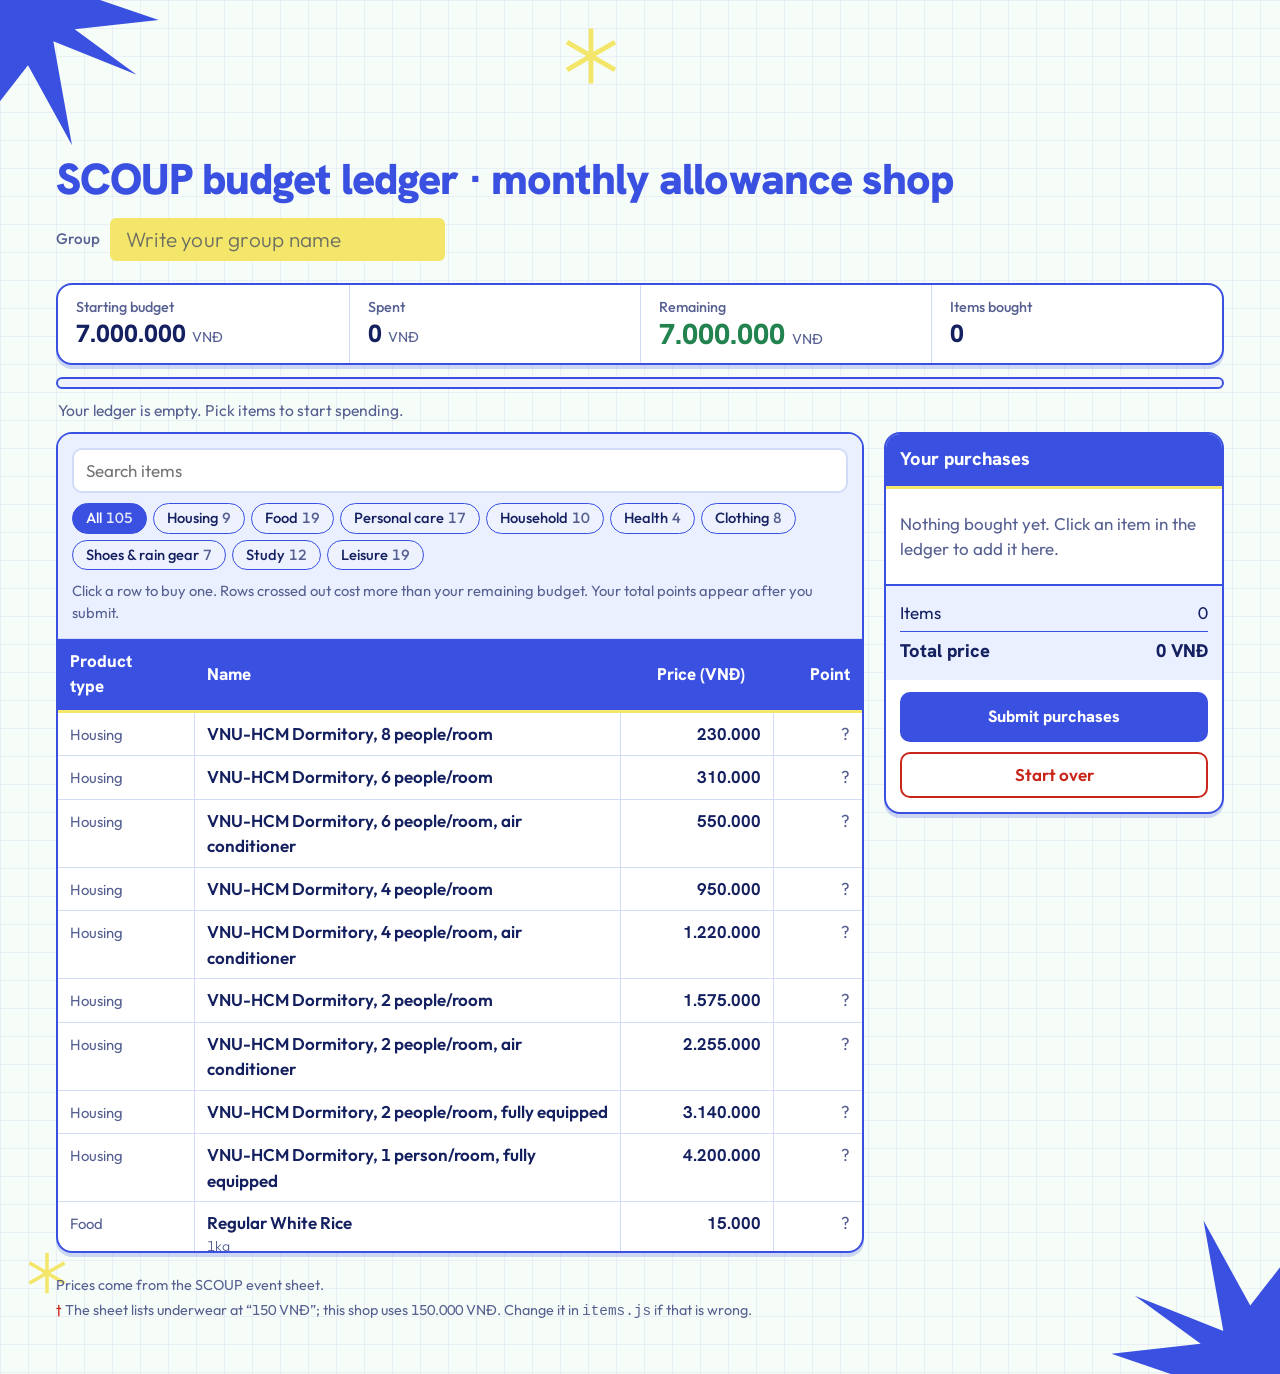
<file: index (1).html>
<!DOCTYPE html>
<html lang="en">
<head>
<meta charset="utf-8">
<meta name="viewport" content="width=device-width, initial-scale=1">
<title>Budget Ledger – SCOUP Shop</title>
<link rel="preconnect" href="https://fonts.googleapis.com">
<link rel="preconnect" href="https://fonts.gstatic.com" crossorigin>
<link href="https://fonts.googleapis.com/css2?family=Hanken+Grotesk:wght@500;700;800;900&family=Outfit:wght@300;400;500;600&display=swap" rel="stylesheet">
<style>

  /* SCOUP shop theme: inspired by the "Financial Management" workshop slide.
     Electric blue + mint-white grid paper + yellow tag, heavy grotesque headings. */
  :root {
    --paper: #f6fdf8;
    --sheet: #ffffff;
    --sheet-2: #eaf0ff;
    --ink: #14205f;
    --ink-soft: #566091;
    --rule: #d3dcf6;
    --rule-strong: #3a50e0;
    --blue: #3a50e0;
    --blue-text: #3a50e0;
    --yellow: #f3e66b;
    --on-yellow: #14205f;
    --margin: #c9261c;
    --good: #23834f;
    --warn: #c9261c;
    --chip: #eef2ff;
    --focus: #14205f;
    --shadow: rgba(58, 80, 224, .22);
    --grid: rgba(58, 80, 224, .07);
    --head: "Hanken Grotesk", "Inter", "Helvetica Neue", Arial, sans-serif;
    --body: "Outfit", "Hanken Grotesk", "Helvetica Neue", Arial, sans-serif;
  }
  @media (prefers-color-scheme: dark) {
    :root:not([data-theme="light"]) {
      --paper: #0d1133;
      --sheet: #151b4a;
      --sheet-2: #1d2562;
      --ink: #eef1ff;
      --ink-soft: #a7b0dd;
      --rule: #2c3678;
      --rule-strong: #5a6fff;
      --blue-text: #a3afff;
      --margin: #ff7a70;
      --good: #6fe0a4;
      --warn: #ff7a70;
      --chip: #222b6e;
      --focus: #f3e66b;
      --shadow: rgba(0, 0, 0, .45);
      --grid: rgba(163, 175, 255, .07);
    }
  }
  :root[data-theme="dark"] {
    --paper: #0d1133;
    --sheet: #151b4a;
    --sheet-2: #1d2562;
    --ink: #eef1ff;
    --ink-soft: #a7b0dd;
    --rule: #2c3678;
    --rule-strong: #5a6fff;
    --blue-text: #a3afff;
    --margin: #ff7a70;
    --good: #6fe0a4;
    --warn: #ff7a70;
    --chip: #222b6e;
    --focus: #f3e66b;
    --shadow: rgba(0, 0, 0, .45);
    --grid: rgba(163, 175, 255, .07);
  }

  * { box-sizing: border-box; }
  html { -webkit-text-size-adjust: 100%; }
  body {
    margin: 0;
    position: relative;
    background-color: var(--paper);
    background-image:
      linear-gradient(var(--grid) 1px, transparent 1px),
      linear-gradient(90deg, var(--grid) 1px, transparent 1px);
    background-size: 28px 28px;
    color: var(--ink);
    font-family: var(--body);
    font-size: 17px;
    line-height: 1.5;
    font-variant-numeric: tabular-nums lining-nums;
  }
  button, input { font: inherit; color: inherit; }
  :focus-visible { outline: 3px solid var(--focus); outline-offset: 2px; border-radius: 3px; }

  /* Decorations from the slide: blue starburst, yellow asterisks */
  body::before, body::after {
    content: ""; position: absolute; inset: 0; z-index: 0; pointer-events: none; background-repeat: no-repeat;
  }
  body::before {
    background-image:
      url("data:image/svg+xml,%3Csvg xmlns='http://www.w3.org/2000/svg' viewBox='0 0 240 240'%3E%3Cpolygon fill='%233a50e0' points='0,0 150,0 238,30 112,44 205,112 80,62 108,218 42,98 0,152'/%3E%3C/svg%3E"),
      url("data:image/svg+xml,%3Csvg xmlns='http://www.w3.org/2000/svg' viewBox='0 0 100 100'%3E%3Cpath d='M50 4V96M10 27L90 73M10 73L90 27' stroke='%23f3e66b' stroke-width='8' fill='none'/%3E%3C/svg%3E"),
      url("data:image/svg+xml,%3Csvg xmlns='http://www.w3.org/2000/svg' viewBox='0 0 100 100'%3E%3Cpath d='M50 4V96M10 27L90 73M10 73L90 27' stroke='%23f3e66b' stroke-width='8' fill='none'/%3E%3C/svg%3E");
    background-position: left top, 46% 26px, 2% 94%;
    background-size: min(160px, 20vw) min(160px, 20vw), 60px 60px, 44px 44px;
  }
  body::after {
    background-image: url("data:image/svg+xml,%3Csvg xmlns='http://www.w3.org/2000/svg' viewBox='0 0 240 240'%3E%3Cpolygon fill='%233a50e0' points='240,240 90,240 2,210 128,196 35,128 160,178 132,22 198,142 240,88'/%3E%3C/svg%3E");
    background-position: right bottom;
    background-size: min(170px, 20vw) min(170px, 20vw);
  }

  .wrap { position: relative; z-index: 1; max-width: 1200px; margin: 0 auto; padding: calc(min(160px, 20vw) * .92 + 8px) 16px 48px; }

  /* ---------- Header ---------- */
  .top {
    display: flex; flex-wrap: wrap; align-items: flex-end; justify-content: space-between;
    gap: 14px 24px; margin-bottom: 22px;
  }
  .top h1 {
    margin: 0; font-family: var(--head); font-weight: 900; letter-spacing: -.02em; line-height: 1.12;
    font-size: clamp(1.7rem, 4.2vw, 2.7rem); color: var(--blue-text);
  }
  .group { display: flex; align-items: center; gap: 10px; flex-wrap: wrap; }
  .group label { font-size: .95rem; font-weight: 500; color: var(--ink-soft); }
  .group input {
    font-family: var(--body); font-size: 1.3rem; font-weight: 300; line-height: 1.3; letter-spacing: .01em;
    background: var(--yellow); color: #14205f; border: 0; border-radius: 6px;
    padding: 8px 16px; min-width: 240px; max-width: 100%;
  }
  .group input::placeholder { color: #14205f; opacity: .6; }
  .group input:focus-visible { outline-color: var(--blue-text); }

  /* ---------- Summary strip ---------- */
  .summary {
    display: grid; grid-template-columns: repeat(4, 1fr); margin: 0;
    background: var(--sheet); border: 2px solid var(--rule-strong); border-radius: 16px; overflow: hidden;
    box-shadow: 0 4px 0 var(--shadow);
  }
  .summary > div { padding: 12px 18px; border-left: 1px solid var(--rule); min-width: 0; }
  .summary > div:first-child { border-left: 0; }
  .summary dt { font-size: .9rem; font-weight: 500; color: var(--ink-soft); margin: 0; }
  .summary dd { margin: 0; font-family: var(--head); font-size: 1.55rem; font-weight: 800; line-height: 1.25; overflow-wrap: anywhere; }
  .summary dd small { font-family: var(--body); font-size: .9rem; font-weight: 400; color: var(--ink-soft); }
  .summary .remaining dd { font-size: 1.8rem; line-height: 1.15; color: var(--good); }
  .summary .remaining.low dd { color: var(--warn); }
  .meter { height: 12px; background: var(--chip); border: 2px solid var(--rule-strong); border-radius: 999px; margin: 12px 0 0; overflow: hidden; }
  .meter span { display: block; height: 100%; width: 0; background: var(--blue); border-radius: 999px; transition: width .25s ease; }
  .meter.low span { background: var(--warn); }

  .status {
    min-height: 1.7em; margin: 10px 2px 6px; font-size: .98rem; color: var(--ink-soft);
  }
  .status.bad { color: var(--warn); font-weight: 600; }
  .status.done { color: var(--warn); font-weight: 600; }

  /* ---------- Main layout ---------- */
  .main { display: grid; grid-template-columns: minmax(0, 1fr) 340px; gap: 20px; align-items: start; }

  /* ---------- Ledger ---------- */
  .ledger {
    background: var(--sheet); border: 2px solid var(--rule-strong); border-radius: 16px;
    box-shadow: 0 4px 0 var(--shadow); overflow: hidden;
  }
  .tools { display: flex; flex-wrap: wrap; gap: 10px 14px; align-items: center; padding: 14px; border-bottom: 1px solid var(--rule); background: var(--sheet-2); }
  .tools input[type="search"] {
    flex: 1 1 180px; min-width: 0; padding: 8px 12px; background: var(--sheet); border: 2px solid var(--rule); border-radius: 10px;
  }
  .tools input[type="search"]:focus { border-color: var(--rule-strong); }
  .chips { display: flex; flex-wrap: wrap; gap: 6px; flex: 1 1 100%; }
  .chip {
    background: var(--chip); border: 1.5px solid var(--rule-strong); border-radius: 999px; padding: 3px 13px; cursor: pointer; font-size: .92rem; font-weight: 500;
  }
  .chip:hover { background: var(--yellow); color: #14205f; border-color: var(--yellow); }
  .chip .n { color: var(--ink-soft); margin-left: 4px; }
  .chip:hover .n { color: #14205f; }
  .chip[aria-pressed="true"] { background: var(--blue); color: #fff; border-color: var(--blue); }
  .chip[aria-pressed="true"] .n { color: inherit; opacity: .85; }
  .hint { flex: 1 1 100%; margin: 0; font-size: .92rem; color: var(--ink-soft); }

  .scroller { max-height: 68vh; overflow: auto; position: relative; }
  table { width: 100%; border-collapse: separate; border-spacing: 0; }
  thead th {
    position: sticky; top: 0; z-index: 2; background: var(--blue); color: #fff;
    border-bottom: 3px solid var(--yellow); text-align: left; font-family: var(--head); font-weight: 800; padding: 0;
  }
  thead th.num { text-align: right; }
  thead th button {
    width: 100%; background: none; border: 0; cursor: pointer; padding: 10px 12px; text-align: inherit; font-weight: 800; color: #fff;
    display: flex; justify-content: space-between; gap: 6px; align-items: center;
  }
  thead th button:hover { background: rgba(255, 255, 255, .12); }
  thead th.num button { justify-content: flex-end; }
  thead th button .arrow { font-size: .8rem; color: var(--yellow); min-width: .8em; }
  thead th :focus-visible { outline-color: var(--yellow); outline-offset: -3px; }
  col.c-type { width: 17%; } col.c-name { width: auto; } col.c-price { width: 19%; } col.c-pts { width: 11%; }

  tbody td { padding: 8px 12px; border-bottom: 1px solid var(--rule); vertical-align: baseline; }
  tbody td.type { color: var(--ink-soft); font-size: .93rem; border-right: 1px solid var(--rule); }
  tbody td.name { border-right: 1px solid var(--rule); }
  tbody td.price { border-right: 1px solid var(--rule); font-family: var(--head); font-weight: 700; }
  td.num, th.num { text-align: right; }
  tbody tr { cursor: pointer; }
  tbody tr:hover td { background: var(--sheet-2); }
  tbody tr.locked { cursor: not-allowed; }
  tbody tr.locked td { color: var(--ink-soft); opacity: .55; }
  tbody tr.locked td.price { text-decoration: line-through; text-decoration-color: var(--margin); }
  tbody tr:hover.locked td { background: transparent; }
  tbody tr.owned td { background: color-mix(in srgb, var(--yellow) 32%, transparent); }
  tbody tr.owned:hover td { background: color-mix(in srgb, var(--yellow) 48%, transparent); }

  .buy {
    display: block; width: 100%; text-align: left; background: none; border: 0; padding: 0; cursor: inherit;
  }
  .buy .nm { font-weight: 600; }
  .buy .unit { display: block; font-size: .88rem; font-weight: 300; color: var(--ink-soft); }
  .buy .qty {
    display: inline-block; margin-left: 8px; padding: 1px 9px; border-radius: 999px;
    background: var(--blue); color: #fff; font-family: var(--head); font-size: .88rem; font-weight: 800; line-height: 1.4; vertical-align: 1px;
  }
  .buy .qty:empty { display: none; }
  .dagger { color: var(--margin); font-weight: 700; }
  .pts b { font-weight: 700; }
  .empty td { text-align: center; padding: 28px 12px; color: var(--ink-soft); cursor: default; }

  /* ---------- Purchases ---------- */
  aside.receipt {
    position: sticky; top: 16px; background: var(--sheet); border: 2px solid var(--rule-strong); border-radius: 16px;
    box-shadow: 0 4px 0 var(--shadow); overflow: hidden;
  }
  .receipt h2 { margin: 0; padding: 12px 14px; font-family: var(--head); font-size: 1.15rem; font-weight: 800; background: var(--blue); color: #fff; border-bottom: 3px solid var(--yellow); }
  .receipt ul { list-style: none; margin: 0; padding: 0; max-height: 46vh; overflow: auto; }
  .receipt li { padding: 9px 14px; border-bottom: 1px solid var(--rule); }
  .receipt .line1 { display: flex; justify-content: space-between; gap: 10px; }
  .receipt .rname { font-weight: 600; min-width: 0; }
  .receipt .rprice { white-space: nowrap; font-family: var(--head); font-weight: 700; }
  .receipt .line2 { display: flex; justify-content: space-between; align-items: center; margin-top: 4px; font-size: .9rem; color: var(--ink-soft); }
  .stepper { display: inline-flex; align-items: center; gap: 4px; }
  .stepper button {
    width: 32px; height: 32px; border-radius: 8px; border: 1.5px solid var(--rule-strong); background: var(--chip); cursor: pointer; line-height: 1; font-size: 1.1rem; font-weight: 700;
  }
  .stepper button:hover { background: var(--yellow); color: #14205f; border-color: var(--yellow); }
  .stepper .q { min-width: 2ch; text-align: center; font-family: var(--head); font-weight: 800; color: var(--ink); }
  .rm { background: none; border: 0; padding: 4px 6px; cursor: pointer; text-decoration: underline; color: var(--ink-soft); font-size: .88rem; }
  .receipt .none { padding: 22px 14px; color: var(--ink-soft); margin: 0; }
  .receipt .totals { padding: 12px 14px; background: var(--sheet-2); border-top: 2px solid var(--rule-strong); }
  .receipt .totals div { display: flex; justify-content: space-between; padding: 2px 0; }
  .receipt .totals .grand { font-family: var(--head); font-weight: 800; font-size: 1.15rem; border-top: 1px solid var(--rule-strong); margin-top: 4px; padding-top: 6px; }
  .reset {
    margin: 0 14px 14px; margin-top: 10px; width: calc(100% - 28px); padding: 8px 10px; cursor: pointer;
    background: none; border: 2px solid var(--margin); color: var(--margin); border-radius: 10px; font-weight: 600;
  }
  .reset.confirm { background: var(--margin); color: var(--sheet); }
  .totals + .reset { margin-top: 12px; }

  .foot { margin-top: 22px; font-size: .9rem; color: var(--ink-soft); }
  .foot p { margin: 4px 0; }

  [hidden] { display: none !important; }
  .hidden-pt { color: var(--ink-soft); }
  thead th .plain { display: block; padding: 10px 12px; font-weight: 800; }
  .submit {
    display: block; width: calc(100% - 28px); margin: 12px 14px 0; padding: 11px; cursor: pointer;
    background: var(--blue); color: #fff; border: 2px solid var(--blue); border-radius: 10px; font-family: var(--head); font-weight: 800; font-size: 1.02rem;
  }
  .submit:hover { background: var(--yellow); color: #14205f; border-color: var(--yellow); }
  .submit.confirm { background: var(--margin); border-color: var(--margin); color: var(--sheet); }
  .result { padding: 14px; background: var(--sheet-2); border-top: 2px solid var(--rule-strong); }
  .result h3 { margin: 0; font-family: var(--head); font-size: 1.1rem; font-weight: 800; }
  .result .rg {
    display: inline-block; margin: 0 0 10px; padding: 2px 12px; border-radius: 6px; background: var(--yellow); color: #14205f;
    font-size: 1.15rem; font-weight: 300; line-height: 1.4; overflow-wrap: anywhere;
  }
  .result .rg[hidden] { display: none; }
  .result h3 + .rg { margin-top: 6px; }
  .result h3:last-child, .result .rg[hidden] + .rgrid { margin-top: 8px; }
  .rgrid { display: grid; grid-template-columns: 1fr 1.5fr 1fr; margin: 0; border: 2px solid var(--rule-strong); border-radius: 12px; overflow: hidden; background: var(--sheet); }
  .rgrid > div { padding: 8px 10px; border-left: 1px solid var(--rule); min-width: 0; }
  .rgrid > div:first-child { border-left: 0; }
  .rgrid dt { font-size: .82rem; color: var(--ink-soft); line-height: 1.25; }
  .rgrid dd { margin: 2px 0 0; font-family: var(--head); font-weight: 800; font-size: 1.1rem; overflow-wrap: anywhere; }
  .rgrid .pts dd { font-weight: 900; font-size: 2rem; line-height: 1.1; color: var(--blue-text); }
  .ledger.closed tbody tr { cursor: default; }
  .ledger.closed tbody tr:hover td { background: transparent; }
  .ledger.closed tbody tr.owned:hover td { background: color-mix(in srgb, var(--yellow) 32%, transparent); }
  .actions { display: flex; flex-wrap: wrap; gap: 8px; margin-top: 10px; }
  .dl {
    flex: 1 1 auto; padding: 9px 12px; cursor: pointer; background: var(--blue); color: #fff;
    border: 2px solid var(--blue); border-radius: 10px; font-weight: 600;
  }
  .dl:hover { background: var(--yellow); color: #14205f; border-color: var(--yellow); }
  .dl.alt { background: transparent; color: var(--blue-text); border-color: var(--rule-strong); }
  .dl.alt:hover { background: var(--yellow); color: #14205f; border-color: var(--yellow); }
  .rowtxt {
    display: block; width: 100%; margin-top: 8px; min-height: 64px; padding: 6px 8px; resize: vertical;
    background: var(--sheet); border: 2px solid var(--rule); border-radius: 10px; font-size: .85rem;
  }

  @media (max-width: 960px) {
    .main { grid-template-columns: 1fr; }
    aside.receipt { position: static; }
    .scroller { max-height: 60vh; }
  }
  @media (max-width: 620px) {
    body { font-size: 16px; }
    .summary { grid-template-columns: 1fr 1fr; }
    .summary > div:nth-child(3) { border-left: 0; }
    .summary > div:nth-child(n+3) { border-top: 1px solid var(--rule); }
    .group input { font-size: 1.15rem; min-width: 0; width: 100%; }
    tbody td, thead th button { padding-left: 8px; padding-right: 8px; }
    tbody td.type { font-size: .82rem; }
    col.c-type { width: 22%; } col.c-price { width: 24%; } col.c-pts { width: 14%; }
    body::before { background-size: min(160px, 20vw) min(160px, 20vw), 44px 44px, 0 0; }
  }
  @media (prefers-reduced-motion: reduce) {
    .meter span { transition: none; }
  }
  @keyframes nudge { 0%,100% { transform: translateX(0); } 25% { transform: translateX(-4px); } 75% { transform: translateX(4px); } }
  .nudge { animation: nudge .25s ease 2; }
  @media (prefers-reduced-motion: reduce) { .nudge { animation: none; } }

  /* ---------- Extras for the two-page version ---------- */
  a.dl { display: block; text-align: center; text-decoration: none; }
  .rgrid.two { grid-template-columns: 1fr 1fr; }
  .top .back {
    display: inline-block; padding: 8px 18px; border-radius: 6px; background: var(--yellow); color: #14205f;
    font-weight: 500; text-decoration: none;
  }
  .top .back:hover { background: var(--blue); color: #fff; }

  .result.big {
    border: 2px solid var(--rule-strong); border-radius: 16px; box-shadow: 0 4px 0 var(--shadow); margin-bottom: 20px; background: var(--sheet-2);
  }
  .result.big h2 { margin: 0; font-family: var(--head); font-size: 1.4rem; font-weight: 900; color: var(--blue-text); }
  .result.big .rgrid dd { font-size: 1.5rem; }
  .result.big .rgrid .pts dd { font-size: 2.6rem; }
  .warn { margin: 6px 0 10px; color: var(--warn); font-weight: 600; }

  .board .tools h2 { flex: 1 1 100%; margin: 0; font-family: var(--head); font-size: 1.4rem; font-weight: 900; color: var(--blue-text); }
  .board .tools textarea {
    flex: 1 1 100%; min-height: 64px; padding: 8px 12px; resize: vertical;
    background: var(--sheet); border: 2px solid var(--rule); border-radius: 10px;
  }
  .board .tools textarea:focus { border-color: var(--rule-strong); }
  .board .tools .actions { flex: 1 1 100%; margin-top: 0; }
  .board .tools .status { flex: 1 1 100%; margin: 0; min-height: 1.4em; }
  .dl.danger { background: transparent; color: var(--margin); border-color: var(--margin); }
  .dl.danger:hover { background: var(--margin); color: var(--sheet); border-color: var(--margin); }
  .dl.danger.confirm { background: var(--margin); color: var(--sheet); }

  .board tbody tr { cursor: default; }
  .board tbody td { border-right: 1px solid var(--rule); }
  .board tbody td:last-child { border-right: 0; }
  .board thead th { padding: 0; }
  col.b-rank { width: 9%; } col.b-items { width: 11%; } col.b-price { width: 19%; } col.b-pts { width: 13%; } col.b-when { width: 19%; }
  .board td.rank { font-family: var(--head); font-size: 1.3rem; font-weight: 900; line-height: 1.2; color: var(--blue-text); }
  .board td.big-pts { font-family: var(--head); font-size: 1.4rem; font-weight: 900; color: var(--good); line-height: 1.2; }
  .board tr.invalid td { color: var(--ink-soft); }
  .board details summary { cursor: pointer; font-weight: 600; }
  .board .det { margin: 6px 0 4px; padding-left: 18px; font-size: .9rem; color: var(--ink-soft); }
  .board .rm { padding: 2px 0; }
  .badge { display: inline-block; margin-left: 6px; padding: 0 8px; border: 1.5px solid var(--margin); border-radius: 999px; color: var(--margin); font-size: .82rem; font-weight: 600; }

  @media (max-width: 620px) {
    .hide-sm { display: none; }
    col.b-rank { width: 12%; } col.b-items { width: 14%; } col.b-price { width: 26%; } col.b-pts { width: 16%; }
  }

</style>
</head>
<body>
<div class="wrap">
  <header class="top">
    <div>
      <h1>SCOUP budget ledger · monthly allowance shop</h1>
    </div>
    <div class="group">
      <label for="groupName">Group</label>
      <input id="groupName" type="text" placeholder="Write your group name" maxlength="40" autocomplete="off">
    </div>
  </header>

  <dl class="summary" id="summary">
    <div><dt>Starting budget</dt><dd id="sBudget"></dd></div>
    <div><dt>Spent</dt><dd id="sSpent"></dd></div>
    <div class="remaining" id="remBox"><dt>Remaining</dt><dd id="sRemaining"></dd></div>
    <div><dt>Items bought</dt><dd id="sCount"></dd></div>
  </dl>
  <div class="meter" id="meter" aria-hidden="true"><span id="meterFill"></span></div>
  <p class="status" id="status" role="status" aria-live="polite"></p>

  <div class="main">
    <section class="ledger" aria-label="Shop ledger">
      <div class="tools">
        <input type="search" id="search" placeholder="Search items" aria-label="Search items">
        <div class="chips" id="chips" role="group" aria-label="Filter by product type"></div>
        <p class="hint" id="hint"></p>
      </div>
      <div class="scroller">
        <table>
          <colgroup><col class="c-type"><col class="c-name"><col class="c-price"><col class="c-pts"></colgroup>
          <thead>
            <tr>
              <th scope="col" aria-sort="none" data-key="type"><button type="button">Product type <span class="arrow"></span></button></th>
              <th scope="col" aria-sort="none" data-key="name"><button type="button">Name <span class="arrow"></span></button></th>
              <th scope="col" class="num" aria-sort="none" data-key="price"><button type="button">Price (VNĐ) <span class="arrow"></span></button></th>
              <th scope="col" class="num"><span class="plain">Point</span></th>
            </tr>
          </thead>
          <tbody id="rows"></tbody>
        </table>
      </div>
    </section>

    <aside class="receipt" aria-label="Your purchases">
      <h2>Your purchases</h2>
      <div id="receiptBody"></div>
      <div class="totals" id="totalsBox">
        <div><span>Items</span><span id="rCount">0</span></div>
        <div class="grand"><span>Total price</span><span id="rSpent">0</span></div>
      </div>
      <div class="result" id="result" tabindex="-1" hidden>
        <h3>Submitted</h3>
        <p class="rg" id="rGroup" hidden></p>
        <dl class="rgrid two">
          <div><dt>Items</dt><dd id="fItems"></dd></div>
          <div><dt>Total price (VNĐ)</dt><dd id="fPrice"></dd></div>
        </dl>
        <div class="actions">
          <a class="dl" id="openResult" href="scores.html">See your result and points</a>
        </div>
      </div>
      <button type="button" class="submit" id="submit">Submit purchases</button>
      <button type="button" class="reset" id="reset">Start over</button>
    </aside>
  </div>

  <footer class="foot">
    <p>Prices come from the SCOUP event sheet.</p>
    <p><span class="dagger">†</span> The sheet lists underwear at “150 VNĐ”; this shop uses 150.000 VNĐ. Change it in <code>items.js</code> if that is wrong.</p>
  </footer>
</div>

<script src="items.js"></script>
<script>
(function () {
  var BUDGET = 7000000;
  var STORE_KEY = "scoup-shop-v2";
  var RESULT_PAGE = "scores.html";
  // Paste your Google Apps Script web app URL here to send every submission to the shared sheet (see apps-script.gs).
  var SUBMIT_URL = "";

  var ITEMS = window.SCOUP_ITEMS || [];
  var BYID = {};
  ITEMS.forEach(function (it, i) { it.idx = i; BYID[it.id] = it; });
  var TYPES = [];
  ITEMS.forEach(function (it) { if (TYPES.indexOf(it.type) < 0) TYPES.push(it.type); });
  var CHEAPEST = Math.min.apply(null, ITEMS.map(function (i) { return i.price; }));

  var state = { group: "", qty: {}, submitted: false, submittedAt: 0 };
  var view = { type: "All", q: "", sortKey: null, sortDir: 1 };

  function $(id) { return document.getElementById(id); }
  function fmt(n) { return String(Math.round(n)).replace(/\B(?=(\d{3})+(?!\d))/g, "."); }
  function esc(s) { return String(s).replace(/[&<>"]/g, function (c) { return { "&": "&amp;", "<": "&lt;", ">": "&gt;", '"': "&quot;" }[c]; }); }

  function load() {
    try {
      var raw = localStorage.getItem(STORE_KEY);
      if (!raw) return;
      var s = JSON.parse(raw);
      if (!s || typeof s !== "object") return;
      state.group = typeof s.group === "string" ? s.group : "";
      var q = {}, total = 0;
      Object.keys(s.qty || {}).forEach(function (id) {
        var n = Math.floor(+s.qty[id]);
        if (BYID[id] && n > 0) { q[id] = n; total += BYID[id].price * n; }
      });
      if (total <= BUDGET) {
        state.qty = q;
        state.submitted = s.submitted === true && total > 0;
        state.submittedAt = state.submitted && +s.submittedAt > 0 ? +s.submittedAt : 0;
      }
    } catch (e) { /* storage unavailable: start empty */ }
  }
  function save() {
    try { localStorage.setItem(STORE_KEY, JSON.stringify(state)); } catch (e) {}
  }

  function totals() {
    var spent = 0, count = 0;
    Object.keys(state.qty).forEach(function (id) {
      var n = state.qty[id];
      spent += BYID[id].price * n; count += n;
    });
    return { spent: spent, count: count, left: BUDGET - spent };
  }

  function resultLink() {
    var q = Object.keys(state.qty).map(function (id) { return id + ":" + state.qty[id]; }).join(",");
    var p = new URLSearchParams();
    p.set("g", state.group.trim().replace(/\s+/g, " "));
    p.set("t", String(state.submittedAt || Date.now()));
    p.set("q", q);
    return RESULT_PAGE + "#" + p.toString();
  }

  /* Send the result to the shared sheet (fire and forget; the result page still works without it) */
  function sendResult() {
    if (!SUBMIT_URL) return;
    var q = Object.keys(state.qty).map(function (id) { return id + ":" + state.qty[id]; }).join(",");
    try {
      fetch(SUBMIT_URL, {
        method: "POST", mode: "no-cors", keepalive: true,
        headers: { "Content-Type": "text/plain;charset=utf-8" },
        body: JSON.stringify({ g: state.group.trim().replace(/\s+/g, " "), t: state.submittedAt, q: q })
      });
    } catch (e) {}
  }

  /* ---------- status ---------- */
  var statusTimer;
  function say(msg, cls) {
    var el = $("status");
    el.textContent = msg || "";
    el.className = "status" + (cls ? " " + cls : "");
    clearTimeout(statusTimer);
    if (msg && cls === "bad") {
      statusTimer = setTimeout(function () { renderStatusIdle(); }, 4000);
    }
  }
  function renderStatusIdle() {
    if (state.submitted) { say("Purchases submitted. Open your result to see your points."); return; }
    var t = totals();
    if (t.left < CHEAPEST) {
      say("Budget used up. No more purchases are possible; return an item to free up money.", "done");
    } else if (t.count === 0) {
      say("Your ledger is empty. Pick items to start spending.");
    } else {
      say("");
    }
  }

  /* ---------- summary ---------- */
  function renderSummary() {
    var t = totals();
    $("sBudget").innerHTML = fmt(BUDGET) + " <small>VNĐ</small>";
    $("sSpent").innerHTML = fmt(t.spent) + " <small>VNĐ</small>";
    $("sRemaining").innerHTML = fmt(t.left) + " <small>VNĐ</small>";
    $("sCount").textContent = t.count;
    var pct = Math.min(100, (t.spent / BUDGET) * 100);
    $("meterFill").style.width = pct + "%";
    var low = t.left <= BUDGET * 0.1;
    $("remBox").classList.toggle("low", low);
    $("meter").classList.toggle("low", low);
    $("rCount").textContent = t.count;
    $("rSpent").textContent = fmt(t.spent) + " VNĐ";
    renderSubmitState(t);
  }

  function renderSubmitState(t) {
    var done = state.submitted;
    $("totalsBox").hidden = done;
    $("submit").hidden = done;
    $("result").hidden = !done;
    document.querySelector(".ledger").classList.toggle("closed", done);
    $("hint").textContent = done
      ? "Purchases submitted. The ledger is now closed."
      : "Click a row to buy one. Rows crossed out cost more than your remaining budget. Your total points appear after you submit.";
    if (done) {
      $("fItems").textContent = t.count;
      $("fPrice").textContent = fmt(t.spent);
      var g = state.group.trim();
      $("rGroup").textContent = g;
      $("rGroup").hidden = !g;
      $("openResult").setAttribute("href", resultLink());
    }
  }

  /* ---------- chips ---------- */
  function renderChips() {
    var counts = { All: ITEMS.length };
    ITEMS.forEach(function (it) { counts[it.type] = (counts[it.type] || 0) + 1; });
    $("chips").innerHTML = ["All"].concat(TYPES).map(function (t) {
      return '<button type="button" class="chip" data-type="' + esc(t) + '" aria-pressed="' + (view.type === t) + '">' +
        esc(t) + '<span class="n">' + counts[t] + '</span></button>';
    }).join("");
  }

  /* ---------- table ---------- */
  function visibleItems() {
    var q = view.q.trim().toLowerCase();
    var list = ITEMS.filter(function (it) {
      if (view.type !== "All" && it.type !== view.type) return false;
      if (q && (it.name + " " + it.unit + " " + it.type).toLowerCase().indexOf(q) < 0) return false;
      return true;
    });
    if (view.sortKey) {
      var k = view.sortKey, d = view.sortDir;
      list = list.slice().sort(function (a, b) {
        var x = a[k], y = b[k];
        if (typeof x === "string") return d * x.localeCompare(y, "vi") || a.idx - b.idx;
        return d * (x - y) || a.idx - b.idx;
      });
    }
    return list;
  }

  function renderRows() {
    var list = visibleItems();
    if (!list.length) {
      $("rows").innerHTML = '<tr class="empty"><td colspan="4">No items match. Clear the search or pick another type.</td></tr>';
      return;
    }
    $("rows").innerHTML = list.map(function (it) {
      return '<tr data-id="' + esc(it.id) + '">' +
        '<td class="type">' + esc(it.type) + '</td>' +
        '<td class="name"><button type="button" class="buy" data-id="' + esc(it.id) + '">' +
          '<span class="nm">' + esc(it.name) + (it.note ? ' <span class="dagger">' + esc(it.note) + '</span>' : '') + '</span><span class="qty"></span>' +
          (it.unit ? '<span class="unit">' + esc(it.unit) + '</span>' : '') +
        '</button></td>' +
        '<td class="num price">' + fmt(it.price) + '</td>' +
        '<td class="num pts hidden-pt" title="Revealed after you submit">?</td>' +
      '</tr>';
    }).join("");
    updateRows();
  }

  function updateRows() {
    var left = totals().left, closed = state.submitted;
    var trs = $("rows").querySelectorAll("tr[data-id]");
    for (var i = 0; i < trs.length; i++) {
      var tr = trs[i], it = BYID[tr.getAttribute("data-id")];
      var n = state.qty[it.id] || 0;
      var can = it.price <= left;
      tr.classList.toggle("owned", n > 0);
      tr.classList.toggle("locked", !can && !closed);
      var btn = tr.querySelector(".buy");
      btn.setAttribute("aria-disabled", (can && !closed) ? "false" : "true");
      btn.setAttribute("aria-label", (closed ? "" : "Buy ") + it.name + (it.unit ? ", " + it.unit : "") + ", " + fmt(it.price) + " VNĐ" +
        (n ? ", you own " + n : "") + (!closed && !can ? ", over your remaining budget" : ""));
      tr.querySelector(".qty").textContent = n ? "×" + n : "";
    }
  }

  function renderSortArrows() {
    var ths = document.querySelectorAll("thead th");
    for (var i = 0; i < ths.length; i++) {
      var th = ths[i], k = th.getAttribute("data-key");
      if (!k) continue;
      var active = view.sortKey === k;
      th.setAttribute("aria-sort", active ? (view.sortDir === 1 ? "ascending" : "descending") : "none");
      th.querySelector(".arrow").textContent = active ? (view.sortDir === 1 ? "▲" : "▼") : "";
    }
  }

  /* ---------- purchases ---------- */
  function renderReceipt(focusSel) {
    var ids = Object.keys(state.qty).sort(function (a, b) { return BYID[a].idx - BYID[b].idx; });
    var body = $("receiptBody");
    if (!ids.length) {
      body.innerHTML = '<p class="none">Nothing bought yet. Click an item in the ledger to add it here.</p>';
    } else {
      body.innerHTML = "<ul>" + ids.map(function (id) {
        var it = BYID[id], n = state.qty[id];
        var line2 = state.submitted
          ? '<div class="line2"><span>Quantity: ' + n + '</span></div>'
          : '<div class="line2"><span class="stepper">' +
              '<button type="button" data-act="dec" data-id="' + esc(id) + '" aria-label="Return one ' + esc(it.name) + '">−</button>' +
              '<span class="q" aria-label="Quantity">' + n + '</span>' +
              '<button type="button" data-act="inc" data-id="' + esc(id) + '" aria-label="Buy one more ' + esc(it.name) + '">+</button>' +
              '</span><span><button type="button" class="rm" data-act="rm" data-id="' + esc(id) + '">Remove</button></span></div>';
        return '<li>' +
          '<div class="line1"><span class="rname">' + esc(it.name) + '</span><span class="rprice">' + fmt(it.price * n) + '</span></div>' +
          line2 +
        '</li>';
      }).join("") + "</ul>";
    }
    if (focusSel) {
      var f = body.querySelector(focusSel);
      if (f) f.focus();
    }
  }

  function nudge() {
    var b = $("remBox");
    b.classList.remove("nudge");
    void b.offsetWidth;
    b.classList.add("nudge");
  }

  function afterChange(focusSel) {
    save();
    renderSummary();
    updateRows();
    renderReceipt(focusSel);
  }

  function buy(id, focusSel) {
    if (state.submitted) return;
    var it = BYID[id];
    if (!it) return;
    var t = totals();
    if (it.price > t.left) {
      say("Not enough budget for " + it.name + ". It costs " + fmt(it.price) + " VNĐ and you have " + fmt(t.left) + " VNĐ left.", "bad");
      nudge();
      return;
    }
    state.qty[id] = (state.qty[id] || 0) + 1;
    afterChange(focusSel);
    say("Bought " + it.name + " for " + fmt(it.price) + " VNĐ.");
    if (totals().left < CHEAPEST) renderStatusIdle();
  }
  function giveBack(id, all, focusSel) {
    if (state.submitted || !state.qty[id]) return;
    var it = BYID[id];
    if (all || state.qty[id] === 1) delete state.qty[id]; else state.qty[id] -= 1;
    afterChange(state.qty[id] ? focusSel : null);
    say("Returned " + it.name + " (+" + fmt(it.price) + " VNĐ back to your budget).");
  }

  /* ---------- events ---------- */
  $("rows").addEventListener("click", function (e) {
    var tr = e.target.closest("tr[data-id]");
    if (!tr) return;
    buy(tr.getAttribute("data-id"));
  });

  $("receiptBody").addEventListener("click", function (e) {
    var b = e.target.closest("button[data-act]");
    if (!b) return;
    var id = b.getAttribute("data-id"), act = b.getAttribute("data-act");
    var sel = 'button[data-act="' + act + '"][data-id="' + id + '"]';
    if (act === "inc") buy(id, sel);
    else if (act === "dec") giveBack(id, false, sel);
    else if (act === "rm") giveBack(id, true, null);
  });

  $("chips").addEventListener("click", function (e) {
    var b = e.target.closest(".chip");
    if (!b) return;
    view.type = b.getAttribute("data-type");
    var t = view.type;
    renderChips();
    var again = $("chips").querySelector('[data-type="' + t.replace(/"/g, '\\"') + '"]');
    if (again) again.focus();
    renderRows();
  });

  $("search").addEventListener("input", function (e) {
    view.q = e.target.value;
    renderRows();
  });

  document.querySelector("thead").addEventListener("click", function (e) {
    var th = e.target.closest("th[data-key]");
    if (!th) return;
    var k = th.getAttribute("data-key");
    if (view.sortKey !== k) { view.sortKey = k; view.sortDir = 1; }
    else if (view.sortDir === 1) { view.sortDir = -1; }
    else { view.sortKey = null; view.sortDir = 1; }
    renderSortArrows();
    renderRows();
  });

  $("groupName").addEventListener("input", function (e) {
    state.group = e.target.value;
    save();
    if (state.submitted) renderSubmitState(totals());
  });

  var submitTimer;
  $("submit").addEventListener("click", function () {
    var b = $("submit");
    if (state.submitted) return;
    if (totals().count === 0) {
      say("Add at least one item before you submit.", "bad");
      return;
    }
    if (!b.classList.contains("confirm")) {
      b.classList.add("confirm");
      b.textContent = "Click again to submit. This is final.";
      clearTimeout(submitTimer);
      submitTimer = setTimeout(function () { b.classList.remove("confirm"); b.textContent = "Submit purchases"; }, 5000);
      return;
    }
    clearTimeout(submitTimer);
    b.classList.remove("confirm");
    b.textContent = "Submit purchases";
    state.submitted = true;
    state.submittedAt = Date.now();
    afterChange(null);
    renderStatusIdle();
    sendResult();
    window.location.href = resultLink();
  });

  var resetTimer;
  $("reset").addEventListener("click", function () {
    var b = $("reset");
    if (!b.classList.contains("confirm")) {
      b.classList.add("confirm");
      b.textContent = "Click again to clear all purchases";
      clearTimeout(resetTimer);
      resetTimer = setTimeout(function () { b.classList.remove("confirm"); b.textContent = "Start over"; }, 4000);
      return;
    }
    clearTimeout(resetTimer);
    b.classList.remove("confirm");
    b.textContent = "Start over";
    state.qty = {};
    state.submitted = false;
    state.submittedAt = 0;
    afterChange(null);
    say("Ledger cleared. You have " + fmt(BUDGET) + " VNĐ to spend.");
  });

  /* ---------- init ---------- */
  load();
  $("groupName").value = state.group;
  renderChips();
  renderSortArrows();
  renderRows();
  renderSummary();
  renderReceipt(null);
  renderStatusIdle();
})();
</script>
</body>
</html>
</file>
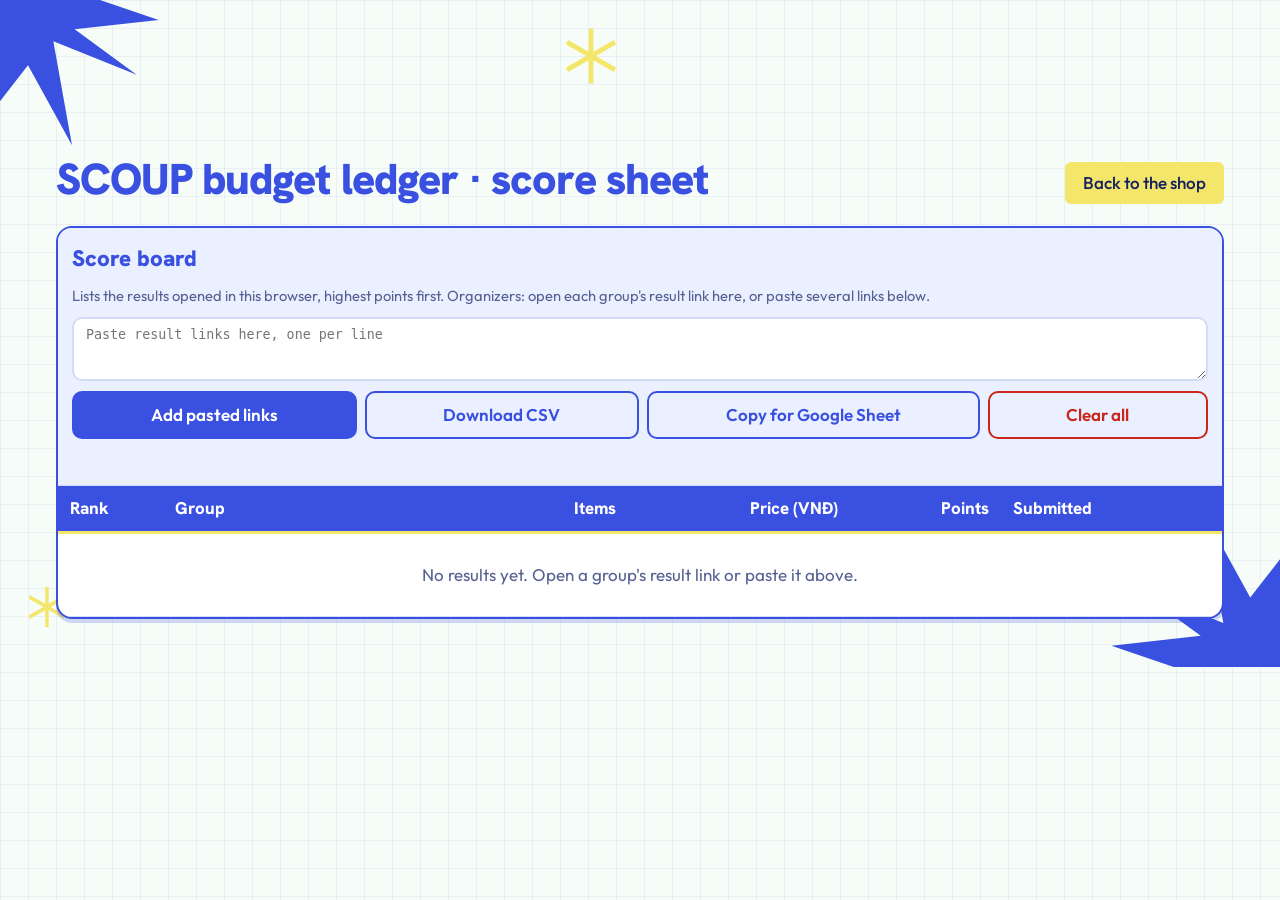
<file: scores (1).html>
<!DOCTYPE html>
<html lang="en">
<head>
<meta charset="utf-8">
<meta name="viewport" content="width=device-width, initial-scale=1">
<title>Score sheet – SCOUP Shop</title>
<link rel="preconnect" href="https://fonts.googleapis.com">
<link rel="preconnect" href="https://fonts.gstatic.com" crossorigin>
<link href="https://fonts.googleapis.com/css2?family=Hanken+Grotesk:wght@500;700;800;900&family=Outfit:wght@300;400;500;600&display=swap" rel="stylesheet">
<style>

  /* SCOUP shop theme: inspired by the "Financial Management" workshop slide.
     Electric blue + mint-white grid paper + yellow tag, heavy grotesque headings. */
  :root {
    --paper: #f6fdf8;
    --sheet: #ffffff;
    --sheet-2: #eaf0ff;
    --ink: #14205f;
    --ink-soft: #566091;
    --rule: #d3dcf6;
    --rule-strong: #3a50e0;
    --blue: #3a50e0;
    --blue-text: #3a50e0;
    --yellow: #f3e66b;
    --on-yellow: #14205f;
    --margin: #c9261c;
    --good: #23834f;
    --warn: #c9261c;
    --chip: #eef2ff;
    --focus: #14205f;
    --shadow: rgba(58, 80, 224, .22);
    --grid: rgba(58, 80, 224, .07);
    --head: "Hanken Grotesk", "Inter", "Helvetica Neue", Arial, sans-serif;
    --body: "Outfit", "Hanken Grotesk", "Helvetica Neue", Arial, sans-serif;
  }
  @media (prefers-color-scheme: dark) {
    :root:not([data-theme="light"]) {
      --paper: #0d1133;
      --sheet: #151b4a;
      --sheet-2: #1d2562;
      --ink: #eef1ff;
      --ink-soft: #a7b0dd;
      --rule: #2c3678;
      --rule-strong: #5a6fff;
      --blue-text: #a3afff;
      --margin: #ff7a70;
      --good: #6fe0a4;
      --warn: #ff7a70;
      --chip: #222b6e;
      --focus: #f3e66b;
      --shadow: rgba(0, 0, 0, .45);
      --grid: rgba(163, 175, 255, .07);
    }
  }
  :root[data-theme="dark"] {
    --paper: #0d1133;
    --sheet: #151b4a;
    --sheet-2: #1d2562;
    --ink: #eef1ff;
    --ink-soft: #a7b0dd;
    --rule: #2c3678;
    --rule-strong: #5a6fff;
    --blue-text: #a3afff;
    --margin: #ff7a70;
    --good: #6fe0a4;
    --warn: #ff7a70;
    --chip: #222b6e;
    --focus: #f3e66b;
    --shadow: rgba(0, 0, 0, .45);
    --grid: rgba(163, 175, 255, .07);
  }

  * { box-sizing: border-box; }
  html { -webkit-text-size-adjust: 100%; }
  body {
    margin: 0;
    position: relative;
    background-color: var(--paper);
    background-image:
      linear-gradient(var(--grid) 1px, transparent 1px),
      linear-gradient(90deg, var(--grid) 1px, transparent 1px);
    background-size: 28px 28px;
    color: var(--ink);
    font-family: var(--body);
    font-size: 17px;
    line-height: 1.5;
    font-variant-numeric: tabular-nums lining-nums;
  }
  button, input { font: inherit; color: inherit; }
  :focus-visible { outline: 3px solid var(--focus); outline-offset: 2px; border-radius: 3px; }

  /* Decorations from the slide: blue starburst, yellow asterisks */
  body::before, body::after {
    content: ""; position: absolute; inset: 0; z-index: 0; pointer-events: none; background-repeat: no-repeat;
  }
  body::before {
    background-image:
      url("data:image/svg+xml,%3Csvg xmlns='http://www.w3.org/2000/svg' viewBox='0 0 240 240'%3E%3Cpolygon fill='%233a50e0' points='0,0 150,0 238,30 112,44 205,112 80,62 108,218 42,98 0,152'/%3E%3C/svg%3E"),
      url("data:image/svg+xml,%3Csvg xmlns='http://www.w3.org/2000/svg' viewBox='0 0 100 100'%3E%3Cpath d='M50 4V96M10 27L90 73M10 73L90 27' stroke='%23f3e66b' stroke-width='8' fill='none'/%3E%3C/svg%3E"),
      url("data:image/svg+xml,%3Csvg xmlns='http://www.w3.org/2000/svg' viewBox='0 0 100 100'%3E%3Cpath d='M50 4V96M10 27L90 73M10 73L90 27' stroke='%23f3e66b' stroke-width='8' fill='none'/%3E%3C/svg%3E");
    background-position: left top, 46% 26px, 2% 94%;
    background-size: min(160px, 20vw) min(160px, 20vw), 60px 60px, 44px 44px;
  }
  body::after {
    background-image: url("data:image/svg+xml,%3Csvg xmlns='http://www.w3.org/2000/svg' viewBox='0 0 240 240'%3E%3Cpolygon fill='%233a50e0' points='240,240 90,240 2,210 128,196 35,128 160,178 132,22 198,142 240,88'/%3E%3C/svg%3E");
    background-position: right bottom;
    background-size: min(170px, 20vw) min(170px, 20vw);
  }

  .wrap { position: relative; z-index: 1; max-width: 1200px; margin: 0 auto; padding: calc(min(160px, 20vw) * .92 + 8px) 16px 48px; }

  /* ---------- Header ---------- */
  .top {
    display: flex; flex-wrap: wrap; align-items: flex-end; justify-content: space-between;
    gap: 14px 24px; margin-bottom: 22px;
  }
  .top h1 {
    margin: 0; font-family: var(--head); font-weight: 900; letter-spacing: -.02em; line-height: 1.12;
    font-size: clamp(1.7rem, 4.2vw, 2.7rem); color: var(--blue-text);
  }
  .group { display: flex; align-items: center; gap: 10px; flex-wrap: wrap; }
  .group label { font-size: .95rem; font-weight: 500; color: var(--ink-soft); }
  .group input {
    font-family: var(--body); font-size: 1.3rem; font-weight: 300; line-height: 1.3; letter-spacing: .01em;
    background: var(--yellow); color: #14205f; border: 0; border-radius: 6px;
    padding: 8px 16px; min-width: 240px; max-width: 100%;
  }
  .group input::placeholder { color: #14205f; opacity: .6; }
  .group input:focus-visible { outline-color: var(--blue-text); }

  /* ---------- Summary strip ---------- */
  .summary {
    display: grid; grid-template-columns: repeat(4, 1fr); margin: 0;
    background: var(--sheet); border: 2px solid var(--rule-strong); border-radius: 16px; overflow: hidden;
    box-shadow: 0 4px 0 var(--shadow);
  }
  .summary > div { padding: 12px 18px; border-left: 1px solid var(--rule); min-width: 0; }
  .summary > div:first-child { border-left: 0; }
  .summary dt { font-size: .9rem; font-weight: 500; color: var(--ink-soft); margin: 0; }
  .summary dd { margin: 0; font-family: var(--head); font-size: 1.55rem; font-weight: 800; line-height: 1.25; overflow-wrap: anywhere; }
  .summary dd small { font-family: var(--body); font-size: .9rem; font-weight: 400; color: var(--ink-soft); }
  .summary .remaining dd { font-size: 1.8rem; line-height: 1.15; color: var(--good); }
  .summary .remaining.low dd { color: var(--warn); }
  .meter { height: 12px; background: var(--chip); border: 2px solid var(--rule-strong); border-radius: 999px; margin: 12px 0 0; overflow: hidden; }
  .meter span { display: block; height: 100%; width: 0; background: var(--blue); border-radius: 999px; transition: width .25s ease; }
  .meter.low span { background: var(--warn); }

  .status {
    min-height: 1.7em; margin: 10px 2px 6px; font-size: .98rem; color: var(--ink-soft);
  }
  .status.bad { color: var(--warn); font-weight: 600; }
  .status.done { color: var(--warn); font-weight: 600; }

  /* ---------- Main layout ---------- */
  .main { display: grid; grid-template-columns: minmax(0, 1fr) 340px; gap: 20px; align-items: start; }

  /* ---------- Ledger ---------- */
  .ledger {
    background: var(--sheet); border: 2px solid var(--rule-strong); border-radius: 16px;
    box-shadow: 0 4px 0 var(--shadow); overflow: hidden;
  }
  .tools { display: flex; flex-wrap: wrap; gap: 10px 14px; align-items: center; padding: 14px; border-bottom: 1px solid var(--rule); background: var(--sheet-2); }
  .tools input[type="search"] {
    flex: 1 1 180px; min-width: 0; padding: 8px 12px; background: var(--sheet); border: 2px solid var(--rule); border-radius: 10px;
  }
  .tools input[type="search"]:focus { border-color: var(--rule-strong); }
  .chips { display: flex; flex-wrap: wrap; gap: 6px; flex: 1 1 100%; }
  .chip {
    background: var(--chip); border: 1.5px solid var(--rule-strong); border-radius: 999px; padding: 3px 13px; cursor: pointer; font-size: .92rem; font-weight: 500;
  }
  .chip:hover { background: var(--yellow); color: #14205f; border-color: var(--yellow); }
  .chip .n { color: var(--ink-soft); margin-left: 4px; }
  .chip:hover .n { color: #14205f; }
  .chip[aria-pressed="true"] { background: var(--blue); color: #fff; border-color: var(--blue); }
  .chip[aria-pressed="true"] .n { color: inherit; opacity: .85; }
  .hint { flex: 1 1 100%; margin: 0; font-size: .92rem; color: var(--ink-soft); }

  .scroller { max-height: 68vh; overflow: auto; position: relative; }
  table { width: 100%; border-collapse: separate; border-spacing: 0; }
  thead th {
    position: sticky; top: 0; z-index: 2; background: var(--blue); color: #fff;
    border-bottom: 3px solid var(--yellow); text-align: left; font-family: var(--head); font-weight: 800; padding: 0;
  }
  thead th.num { text-align: right; }
  thead th button {
    width: 100%; background: none; border: 0; cursor: pointer; padding: 10px 12px; text-align: inherit; font-weight: 800; color: #fff;
    display: flex; justify-content: space-between; gap: 6px; align-items: center;
  }
  thead th button:hover { background: rgba(255, 255, 255, .12); }
  thead th.num button { justify-content: flex-end; }
  thead th button .arrow { font-size: .8rem; color: var(--yellow); min-width: .8em; }
  thead th :focus-visible { outline-color: var(--yellow); outline-offset: -3px; }
  col.c-type { width: 17%; } col.c-name { width: auto; } col.c-price { width: 19%; } col.c-pts { width: 11%; }

  tbody td { padding: 8px 12px; border-bottom: 1px solid var(--rule); vertical-align: baseline; }
  tbody td.type { color: var(--ink-soft); font-size: .93rem; border-right: 1px solid var(--rule); }
  tbody td.name { border-right: 1px solid var(--rule); }
  tbody td.price { border-right: 1px solid var(--rule); font-family: var(--head); font-weight: 700; }
  td.num, th.num { text-align: right; }
  tbody tr { cursor: pointer; }
  tbody tr:hover td { background: var(--sheet-2); }
  tbody tr.locked { cursor: not-allowed; }
  tbody tr.locked td { color: var(--ink-soft); opacity: .55; }
  tbody tr.locked td.price { text-decoration: line-through; text-decoration-color: var(--margin); }
  tbody tr:hover.locked td { background: transparent; }
  tbody tr.owned td { background: color-mix(in srgb, var(--yellow) 32%, transparent); }
  tbody tr.owned:hover td { background: color-mix(in srgb, var(--yellow) 48%, transparent); }

  .buy {
    display: block; width: 100%; text-align: left; background: none; border: 0; padding: 0; cursor: inherit;
  }
  .buy .nm { font-weight: 600; }
  .buy .unit { display: block; font-size: .88rem; font-weight: 300; color: var(--ink-soft); }
  .buy .qty {
    display: inline-block; margin-left: 8px; padding: 1px 9px; border-radius: 999px;
    background: var(--blue); color: #fff; font-family: var(--head); font-size: .88rem; font-weight: 800; line-height: 1.4; vertical-align: 1px;
  }
  .buy .qty:empty { display: none; }
  .dagger { color: var(--margin); font-weight: 700; }
  .pts b { font-weight: 700; }
  .empty td { text-align: center; padding: 28px 12px; color: var(--ink-soft); cursor: default; }

  /* ---------- Purchases ---------- */
  aside.receipt {
    position: sticky; top: 16px; background: var(--sheet); border: 2px solid var(--rule-strong); border-radius: 16px;
    box-shadow: 0 4px 0 var(--shadow); overflow: hidden;
  }
  .receipt h2 { margin: 0; padding: 12px 14px; font-family: var(--head); font-size: 1.15rem; font-weight: 800; background: var(--blue); color: #fff; border-bottom: 3px solid var(--yellow); }
  .receipt ul { list-style: none; margin: 0; padding: 0; max-height: 46vh; overflow: auto; }
  .receipt li { padding: 9px 14px; border-bottom: 1px solid var(--rule); }
  .receipt .line1 { display: flex; justify-content: space-between; gap: 10px; }
  .receipt .rname { font-weight: 600; min-width: 0; }
  .receipt .rprice { white-space: nowrap; font-family: var(--head); font-weight: 700; }
  .receipt .line2 { display: flex; justify-content: space-between; align-items: center; margin-top: 4px; font-size: .9rem; color: var(--ink-soft); }
  .stepper { display: inline-flex; align-items: center; gap: 4px; }
  .stepper button {
    width: 32px; height: 32px; border-radius: 8px; border: 1.5px solid var(--rule-strong); background: var(--chip); cursor: pointer; line-height: 1; font-size: 1.1rem; font-weight: 700;
  }
  .stepper button:hover { background: var(--yellow); color: #14205f; border-color: var(--yellow); }
  .stepper .q { min-width: 2ch; text-align: center; font-family: var(--head); font-weight: 800; color: var(--ink); }
  .rm { background: none; border: 0; padding: 4px 6px; cursor: pointer; text-decoration: underline; color: var(--ink-soft); font-size: .88rem; }
  .receipt .none { padding: 22px 14px; color: var(--ink-soft); margin: 0; }
  .receipt .totals { padding: 12px 14px; background: var(--sheet-2); border-top: 2px solid var(--rule-strong); }
  .receipt .totals div { display: flex; justify-content: space-between; padding: 2px 0; }
  .receipt .totals .grand { font-family: var(--head); font-weight: 800; font-size: 1.15rem; border-top: 1px solid var(--rule-strong); margin-top: 4px; padding-top: 6px; }
  .reset {
    margin: 0 14px 14px; margin-top: 10px; width: calc(100% - 28px); padding: 8px 10px; cursor: pointer;
    background: none; border: 2px solid var(--margin); color: var(--margin); border-radius: 10px; font-weight: 600;
  }
  .reset.confirm { background: var(--margin); color: var(--sheet); }
  .totals + .reset { margin-top: 12px; }

  .foot { margin-top: 22px; font-size: .9rem; color: var(--ink-soft); }
  .foot p { margin: 4px 0; }

  [hidden] { display: none !important; }
  .hidden-pt { color: var(--ink-soft); }
  thead th .plain { display: block; padding: 10px 12px; font-weight: 800; }
  .submit {
    display: block; width: calc(100% - 28px); margin: 12px 14px 0; padding: 11px; cursor: pointer;
    background: var(--blue); color: #fff; border: 2px solid var(--blue); border-radius: 10px; font-family: var(--head); font-weight: 800; font-size: 1.02rem;
  }
  .submit:hover { background: var(--yellow); color: #14205f; border-color: var(--yellow); }
  .submit.confirm { background: var(--margin); border-color: var(--margin); color: var(--sheet); }
  .result { padding: 14px; background: var(--sheet-2); border-top: 2px solid var(--rule-strong); }
  .result h3 { margin: 0; font-family: var(--head); font-size: 1.1rem; font-weight: 800; }
  .result .rg {
    display: inline-block; margin: 0 0 10px; padding: 2px 12px; border-radius: 6px; background: var(--yellow); color: #14205f;
    font-size: 1.15rem; font-weight: 300; line-height: 1.4; overflow-wrap: anywhere;
  }
  .result .rg[hidden] { display: none; }
  .result h3 + .rg { margin-top: 6px; }
  .result h3:last-child, .result .rg[hidden] + .rgrid { margin-top: 8px; }
  .rgrid { display: grid; grid-template-columns: 1fr 1.5fr 1fr; margin: 0; border: 2px solid var(--rule-strong); border-radius: 12px; overflow: hidden; background: var(--sheet); }
  .rgrid > div { padding: 8px 10px; border-left: 1px solid var(--rule); min-width: 0; }
  .rgrid > div:first-child { border-left: 0; }
  .rgrid dt { font-size: .82rem; color: var(--ink-soft); line-height: 1.25; }
  .rgrid dd { margin: 2px 0 0; font-family: var(--head); font-weight: 800; font-size: 1.1rem; overflow-wrap: anywhere; }
  .rgrid .pts dd { font-weight: 900; font-size: 2rem; line-height: 1.1; color: var(--blue-text); }
  .ledger.closed tbody tr { cursor: default; }
  .ledger.closed tbody tr:hover td { background: transparent; }
  .ledger.closed tbody tr.owned:hover td { background: color-mix(in srgb, var(--yellow) 32%, transparent); }
  .actions { display: flex; flex-wrap: wrap; gap: 8px; margin-top: 10px; }
  .dl {
    flex: 1 1 auto; padding: 9px 12px; cursor: pointer; background: var(--blue); color: #fff;
    border: 2px solid var(--blue); border-radius: 10px; font-weight: 600;
  }
  .dl:hover { background: var(--yellow); color: #14205f; border-color: var(--yellow); }
  .dl.alt { background: transparent; color: var(--blue-text); border-color: var(--rule-strong); }
  .dl.alt:hover { background: var(--yellow); color: #14205f; border-color: var(--yellow); }
  .rowtxt {
    display: block; width: 100%; margin-top: 8px; min-height: 64px; padding: 6px 8px; resize: vertical;
    background: var(--sheet); border: 2px solid var(--rule); border-radius: 10px; font-size: .85rem;
  }

  @media (max-width: 960px) {
    .main { grid-template-columns: 1fr; }
    aside.receipt { position: static; }
    .scroller { max-height: 60vh; }
  }
  @media (max-width: 620px) {
    body { font-size: 16px; }
    .summary { grid-template-columns: 1fr 1fr; }
    .summary > div:nth-child(3) { border-left: 0; }
    .summary > div:nth-child(n+3) { border-top: 1px solid var(--rule); }
    .group input { font-size: 1.15rem; min-width: 0; width: 100%; }
    tbody td, thead th button { padding-left: 8px; padding-right: 8px; }
    tbody td.type { font-size: .82rem; }
    col.c-type { width: 22%; } col.c-price { width: 24%; } col.c-pts { width: 14%; }
    body::before { background-size: min(160px, 20vw) min(160px, 20vw), 44px 44px, 0 0; }
  }
  @media (prefers-reduced-motion: reduce) {
    .meter span { transition: none; }
  }
  @keyframes nudge { 0%,100% { transform: translateX(0); } 25% { transform: translateX(-4px); } 75% { transform: translateX(4px); } }
  .nudge { animation: nudge .25s ease 2; }
  @media (prefers-reduced-motion: reduce) { .nudge { animation: none; } }

  /* ---------- Extras for the two-page version ---------- */
  a.dl { display: block; text-align: center; text-decoration: none; }
  .rgrid.two { grid-template-columns: 1fr 1fr; }
  .top .back {
    display: inline-block; padding: 8px 18px; border-radius: 6px; background: var(--yellow); color: #14205f;
    font-weight: 500; text-decoration: none;
  }
  .top .back:hover { background: var(--blue); color: #fff; }

  .result.big {
    border: 2px solid var(--rule-strong); border-radius: 16px; box-shadow: 0 4px 0 var(--shadow); margin-bottom: 20px; background: var(--sheet-2);
  }
  .result.big h2 { margin: 0; font-family: var(--head); font-size: 1.4rem; font-weight: 900; color: var(--blue-text); }
  .result.big .rgrid dd { font-size: 1.5rem; }
  .result.big .rgrid .pts dd { font-size: 2.6rem; }
  .warn { margin: 6px 0 10px; color: var(--warn); font-weight: 600; }

  .board .tools h2 { flex: 1 1 100%; margin: 0; font-family: var(--head); font-size: 1.4rem; font-weight: 900; color: var(--blue-text); }
  .board .tools textarea {
    flex: 1 1 100%; min-height: 64px; padding: 8px 12px; resize: vertical;
    background: var(--sheet); border: 2px solid var(--rule); border-radius: 10px;
  }
  .board .tools textarea:focus { border-color: var(--rule-strong); }
  .board .tools .actions { flex: 1 1 100%; margin-top: 0; }
  .board .tools .status { flex: 1 1 100%; margin: 0; min-height: 1.4em; }
  .dl.danger { background: transparent; color: var(--margin); border-color: var(--margin); }
  .dl.danger:hover { background: var(--margin); color: var(--sheet); border-color: var(--margin); }
  .dl.danger.confirm { background: var(--margin); color: var(--sheet); }

  .board tbody tr { cursor: default; }
  .board tbody td { border-right: 1px solid var(--rule); }
  .board tbody td:last-child { border-right: 0; }
  .board thead th { padding: 0; }
  col.b-rank { width: 9%; } col.b-items { width: 11%; } col.b-price { width: 19%; } col.b-pts { width: 13%; } col.b-when { width: 19%; }
  .board td.rank { font-family: var(--head); font-size: 1.3rem; font-weight: 900; line-height: 1.2; color: var(--blue-text); }
  .board td.big-pts { font-family: var(--head); font-size: 1.4rem; font-weight: 900; color: var(--good); line-height: 1.2; }
  .board tr.invalid td { color: var(--ink-soft); }
  .board details summary { cursor: pointer; font-weight: 600; }
  .board .det { margin: 6px 0 4px; padding-left: 18px; font-size: .9rem; color: var(--ink-soft); }
  .board .rm { padding: 2px 0; }
  .badge { display: inline-block; margin-left: 6px; padding: 0 8px; border: 1.5px solid var(--margin); border-radius: 999px; color: var(--margin); font-size: .82rem; font-weight: 600; }

  @media (max-width: 620px) {
    .hide-sm { display: none; }
    col.b-rank { width: 12%; } col.b-items { width: 14%; } col.b-price { width: 26%; } col.b-pts { width: 16%; }
  }

</style>
</head>
<body>
<div class="wrap">
  <header class="top">
    <h1>SCOUP budget ledger · score sheet</h1>
    <a class="back" href="index.html">Back to the shop</a>
  </header>

  <section class="result big" id="current" tabindex="-1" hidden>
    <h2>Final result</h2>
    <p class="rg" id="cGroup" hidden></p>
    <p class="warn" id="cWarn" hidden></p>
    <dl class="rgrid">
      <div><dt>Items</dt><dd id="cItems"></dd></div>
      <div><dt>Total price (VNĐ)</dt><dd id="cPrice"></dd></div>
      <div class="pts"><dt>Total points</dt><dd id="cPoints"></dd></div>
    </dl>
    <div class="actions">
      <button type="button" class="dl" id="copyLink">Copy result link for the organizers</button>
    </div>
    <textarea class="rowtxt" id="fallback" readonly hidden aria-label="Text to copy"></textarea>
  </section>

  <section class="ledger board" aria-label="Score board">
    <div class="tools">
      <h2>Score board</h2>
      <p class="hint">Lists the results opened in this browser, highest points first. Organizers: open each group's result link here, or paste several links below.</p>
      <textarea id="paste" placeholder="Paste result links here, one per line" aria-label="Paste result links, one per line"></textarea>
      <div class="actions">
        <button type="button" class="dl" id="addLinks">Add pasted links</button>
        <button type="button" class="dl" id="refresh" hidden>Load all results from the shared sheet</button>
        <button type="button" class="dl alt" id="csv">Download CSV</button>
        <button type="button" class="dl alt" id="tsv">Copy for Google Sheet</button>
        <button type="button" class="dl alt danger" id="clear">Clear all</button>
      </div>
      <p class="status" id="msg" role="status" aria-live="polite"></p>
    </div>
    <div class="scroller">
      <table>
        <colgroup><col class="b-rank"><col><col class="b-items"><col class="b-price"><col class="b-pts"><col class="b-when hide-sm"></colgroup>
        <thead>
          <tr>
            <th scope="col"><span class="plain">Rank</span></th>
            <th scope="col"><span class="plain">Group</span></th>
            <th scope="col" class="num"><span class="plain">Items</span></th>
            <th scope="col" class="num"><span class="plain">Price (VNĐ)</span></th>
            <th scope="col" class="num"><span class="plain">Points</span></th>
            <th scope="col" class="hide-sm"><span class="plain">Submitted</span></th>
          </tr>
        </thead>
        <tbody id="rows"></tbody>
      </table>
    </div>
  </section>
</div>

<script src="items.js"></script>
<script src="points.js"></script>
<script>
(function () {
  var BUDGET = 7000000;
  var KEY = "scoup-scores-v1";
  // Paste your Google Apps Script web app URL here to load everyone's results (see apps-script.gs).
  var SHEET_URL = "";

  var ITEMS = window.SCOUP_ITEMS || [];
  var POINTS = window.SCOUP_POINTS || {};
  var BYID = {};
  ITEMS.forEach(function (it, i) { it.idx = i; BYID[it.id] = it; });

  var list = []; // raw results: { g, t, q }

  function $(id) { return document.getElementById(id); }
  function fmt(n) { return String(Math.round(n)).replace(/\B(?=(\d{3})+(?!\d))/g, "."); }
  function esc(s) { return String(s).replace(/[&<>"]/g, function (c) { return { "&": "&amp;", "<": "&lt;", ">": "&gt;", '"': "&quot;" }[c]; }); }
  function pad(x) { return String(x).padStart(2, "0"); }
  function when(t) {
    var d = new Date(t);
    if (!t || isNaN(d.getTime())) return "";
    return d.getFullYear() + "-" + pad(d.getMonth() + 1) + "-" + pad(d.getDate()) + " " + pad(d.getHours()) + ":" + pad(d.getMinutes());
  }

  function load() {
    try {
      var s = JSON.parse(localStorage.getItem(KEY) || "[]");
      if (Array.isArray(s)) {
        list = s.filter(function (r) { return r && typeof r.q === "string"; })
          .map(function (r) { return { g: String(r.g || ""), t: +r.t || 0, q: r.q }; });
      }
    } catch (e) { list = []; }
  }
  function save() {
    try { localStorage.setItem(KEY, JSON.stringify(list)); } catch (e) {}
  }

  /* Read a result link (or just its #part) into { g, t, q } */
  function parse(text) {
    var i = text.indexOf("#");
    var h = (i >= 0 ? text.slice(i + 1) : text).trim();
    var p;
    try { p = new URLSearchParams(h); } catch (e) { return null; }
    var q = p.get("q");
    if (!q) return null;
    return { g: (p.get("g") || "").slice(0, 60), t: +p.get("t") || 0, q: q };
  }

  /* Work out price and points from the item tables. The link only carries item ids and quantities. */
  function evaluate(r) {
    var lines = [], count = 0, price = 0, pts = 0, problem = "";
    r.q.split(",").forEach(function (pair) {
      var a = pair.split(":"), it = BYID[a[0]], n = parseInt(a[1], 10);
      if (!it || !(n > 0)) { problem = "The link contains an unknown item."; return; }
      lines.push({ it: it, n: n });
      count += n; price += it.price * n; pts += (POINTS[it.id] || 0) * n;
    });
    if (!lines.length) problem = problem || "The link has no items.";
    else if (!problem && price > BUDGET) problem = "Total price is over the " + fmt(BUDGET) + " VNĐ budget.";
    return { g: r.g, t: r.t, lines: lines, count: count, price: price, pts: pts, problem: problem };
  }
  function sameResult(a, b) { return a.g === b.g && a.t === b.t && a.q === b.q; }
  function has(r) { return list.some(function (x) { return sameResult(x, r); }); }
  function add(r) {
    if (has(r)) return false;
    list.push(r);
    return true;
  }

  function detailText(ev) {
    return ev.lines.map(function (l) { return l.it.name + (l.n > 1 ? " ×" + l.n : ""); }).join("; ");
  }

  /* ---------- messages ---------- */
  var msgTimer;
  function say(text, bad) {
    var el = $("msg");
    el.textContent = text || "";
    el.className = "status" + (bad ? " bad" : "");
    clearTimeout(msgTimer);
    if (text) msgTimer = setTimeout(function () { el.textContent = ""; el.className = "status"; }, 6000);
  }

  function copyText(text, okMsg) {
    var box = $("fallback");
    function manual() {
      box.hidden = false; box.value = text; box.focus(); box.select();
      say("Press Ctrl+C (Cmd+C on Mac) to copy the selected text.");
    }
    try {
      if (navigator.clipboard && navigator.clipboard.writeText) {
        navigator.clipboard.writeText(text).then(function () { box.hidden = true; say(okMsg); }, manual);
      } else { manual(); }
    } catch (e) { manual(); }
  }

  /* ---------- current result card ---------- */
  function showCurrent() {
    var card = $("current");
    var raw = location.hash ? parse(location.hash) : null;
    if (!raw) { card.hidden = true; return; }
    var ev = evaluate(raw);
    card.hidden = false;
    var g = ev.g.trim();
    $("cGroup").textContent = g;
    $("cGroup").hidden = !g;
    $("cWarn").textContent = ev.problem;
    $("cWarn").hidden = !ev.problem;
    $("cItems").textContent = ev.count;
    $("cPrice").textContent = fmt(ev.price);
    $("cPoints").textContent = ev.problem ? "–" : ev.pts;
    if (!ev.problem && add(raw)) save();
  }

  /* ---------- score board ---------- */
  function ranked() {
    var all = list.map(function (r, i) { var ev = evaluate(r); ev.raw = r; ev.index = i; return ev; });
    var ok = all.filter(function (e) { return !e.problem; })
      .sort(function (a, b) { return b.pts - a.pts || a.t - b.t; });
    var bad = all.filter(function (e) { return e.problem; });
    ok.forEach(function (e, i) { e.rank = i > 0 && ok[i - 1].pts === e.pts ? ok[i - 1].rank : i + 1; });
    return { ok: ok, bad: bad };
  }

  function detailsHtml(e) {
    var items = e.lines.map(function (l) {
      return "<li>" + esc(l.it.name) + (l.n > 1 ? " ×" + l.n : "") + " · " + fmt(l.it.price * l.n) + " VNĐ</li>";
    }).join("");
    return '<details><summary>' + esc(e.g.trim() || "(no group name)") + '</summary><ul class="det">' + items + '</ul>' +
      '<button type="button" class="rm" data-index="' + e.index + '">Remove this result</button></details>';
  }

  function renderBoard() {
    var r = ranked();
    if (!r.ok.length && !r.bad.length) {
      $("rows").innerHTML = '<tr><td colspan="6" style="text-align:center;padding:28px 12px;color:var(--ink-soft)">No results yet. Open a group\'s result link or paste it above.</td></tr>';
      return;
    }
    var html = r.ok.map(function (e) {
      return '<tr><td class="rank">' + e.rank + '</td><td>' + detailsHtml(e) + '</td>' +
        '<td class="num">' + e.count + '</td><td class="num">' + fmt(e.price) + '</td><td class="num big-pts">' + e.pts + '</td>' +
        '<td class="hide-sm">' + esc(when(e.t)) + '</td></tr>';
    }).join("");
    html += r.bad.map(function (e) {
      return '<tr class="invalid"><td class="rank">–</td><td>' + detailsHtml(e) + '<span class="badge">Not valid</span> ' + esc(e.problem) + '</td>' +
        '<td class="num">' + e.count + '</td><td class="num">' + fmt(e.price) + '</td><td class="num">–</td>' +
        '<td class="hide-sm">' + esc(when(e.t)) + '</td></tr>';
    }).join("");
    $("rows").innerHTML = html;
  }

  /* ---------- exports ---------- */
  var HEAD = ["Rank", "Group", "Items", "Total price (VND)", "Total points", "Submitted at", "Details"];
  function exportRows() {
    return ranked().ok.map(function (e) {
      return [e.rank, e.g.trim().replace(/\s+/g, " "), e.count, e.price, e.pts, when(e.t), detailText(e)];
    });
  }
  function csvCell(v) {
    v = String(v);
    return /[",\n]/.test(v) ? '"' + v.replace(/"/g, '""') + '"' : v;
  }

  $("csv").addEventListener("click", function () {
    var rows = exportRows();
    if (!rows.length) { say("Nothing to export yet.", true); return; }
    var text = "\uFEFF" + [HEAD].concat(rows).map(function (r) { return r.map(csvCell).join(","); }).join("\n") + "\n";
    var url = URL.createObjectURL(new Blob([text], { type: "text/csv;charset=utf-8" }));
    var a = document.createElement("a");
    a.href = url; a.download = "scoup-scores.csv";
    document.body.appendChild(a); a.click(); a.remove();
    setTimeout(function () { URL.revokeObjectURL(url); }, 1000);
    say("CSV downloaded.");
  });

  $("tsv").addEventListener("click", function () {
    var rows = exportRows();
    if (!rows.length) { say("Nothing to copy yet.", true); return; }
    var text = [HEAD].concat(rows).map(function (r) { return r.join("\t"); }).join("\n");
    copyText(text, "Copied. Click cell A1 in a Google Sheet and paste.");
  });

  /* ---------- events ---------- */
  $("copyLink").addEventListener("click", function () {
    copyText(location.href, "Link copied. Send it to the organizers.");
  });

  $("addLinks").addEventListener("click", function () {
    var lines = $("paste").value.split(/\r?\n/).map(function (s) { return s.trim(); }).filter(Boolean);
    if (!lines.length) { say("Paste at least one result link first.", true); return; }
    var added = 0, skipped = 0;
    lines.forEach(function (line) {
      var raw = parse(line);
      if (!raw || evaluate(raw).problem) { skipped++; return; }
      if (add(raw)) added++; else skipped++;
    });
    if (added) { save(); renderBoard(); $("paste").value = ""; }
    say("Added " + added + " result" + (added === 1 ? "" : "s") + (skipped ? ". Skipped " + skipped + " (duplicate or not valid)." : "."), !added);
  });

  $("rows").addEventListener("click", function (e) {
    var b = e.target.closest("button[data-index]");
    if (!b) return;
    list.splice(+b.getAttribute("data-index"), 1);
    save(); renderBoard();
    say("Result removed.");
  });

  var clearTimer;
  $("clear").addEventListener("click", function () {
    var b = $("clear");
    if (!b.classList.contains("confirm")) {
      b.classList.add("confirm");
      b.textContent = "Click again to clear all results";
      clearTimeout(clearTimer);
      clearTimer = setTimeout(function () { b.classList.remove("confirm"); b.textContent = "Clear all"; }, 4000);
      return;
    }
    clearTimeout(clearTimer);
    b.classList.remove("confirm");
    b.textContent = "Clear all";
    list = [];
    save(); renderBoard();
    say("Score board cleared.");
  });

  /* ---------- shared sheet ---------- */
  function loadShared() {
    if (!SHEET_URL) return;
    fetch(SHEET_URL, { cache: "no-store" }).then(function (r) { return r.json(); }).then(function (d) {
      var rows = d.rows || [], added = 0;
      rows.forEach(function (x) {
        var raw = { g: String(x.g || "").slice(0, 60), t: +x.t || 0, q: String(x.q || "") };
        if (!raw.q || evaluate(raw).problem) return;
        if (add(raw)) added++;
      });
      if (added) { save(); renderBoard(); }
      say("Shared sheet: " + rows.length + " results, " + added + " new.");
    }).catch(function () { say("Could not load the shared results. Check SHEET_URL and your connection.", true); });
  }
  $("refresh").hidden = !SHEET_URL;
  $("refresh").addEventListener("click", loadShared);

  window.addEventListener("hashchange", function () { showCurrent(); renderBoard(); });

  /* ---------- init ---------- */
  load();
  showCurrent();
  renderBoard();
  loadShared();
})();
</script>
</body>
</html>
</file>
